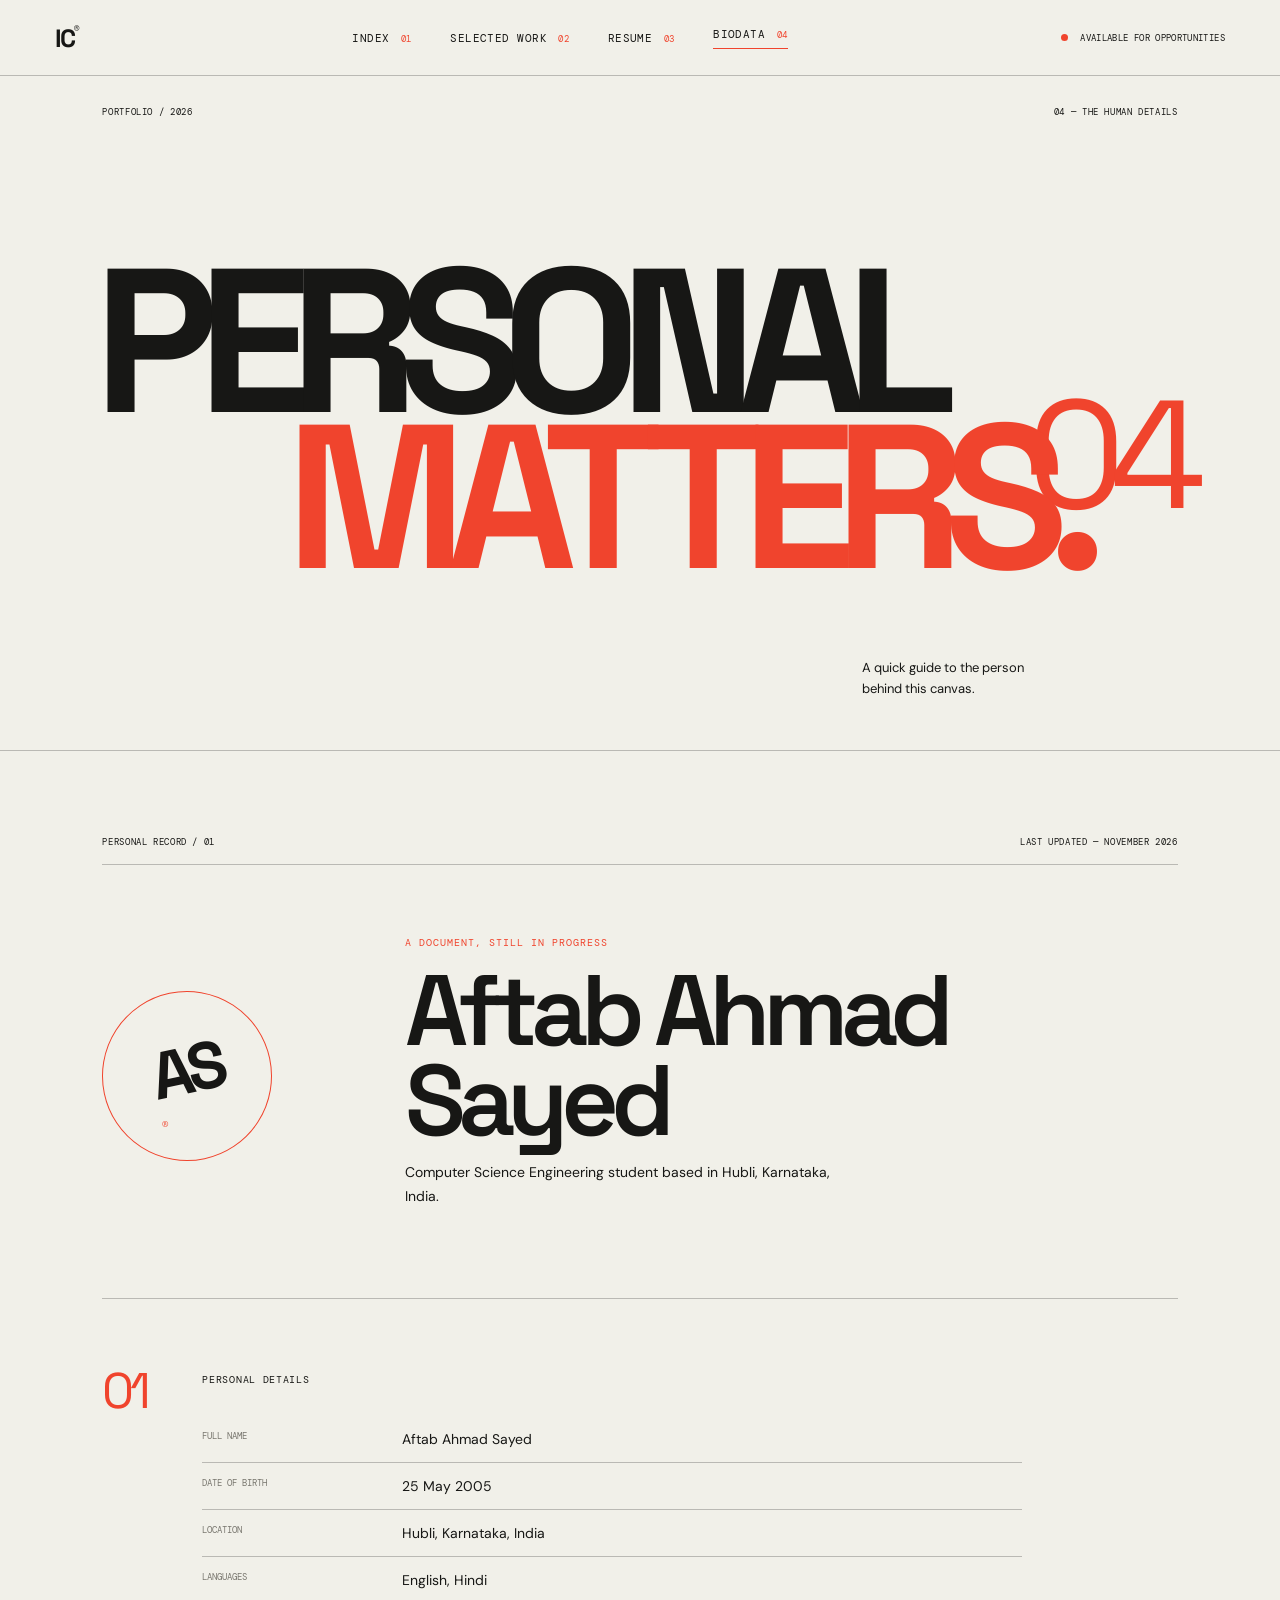
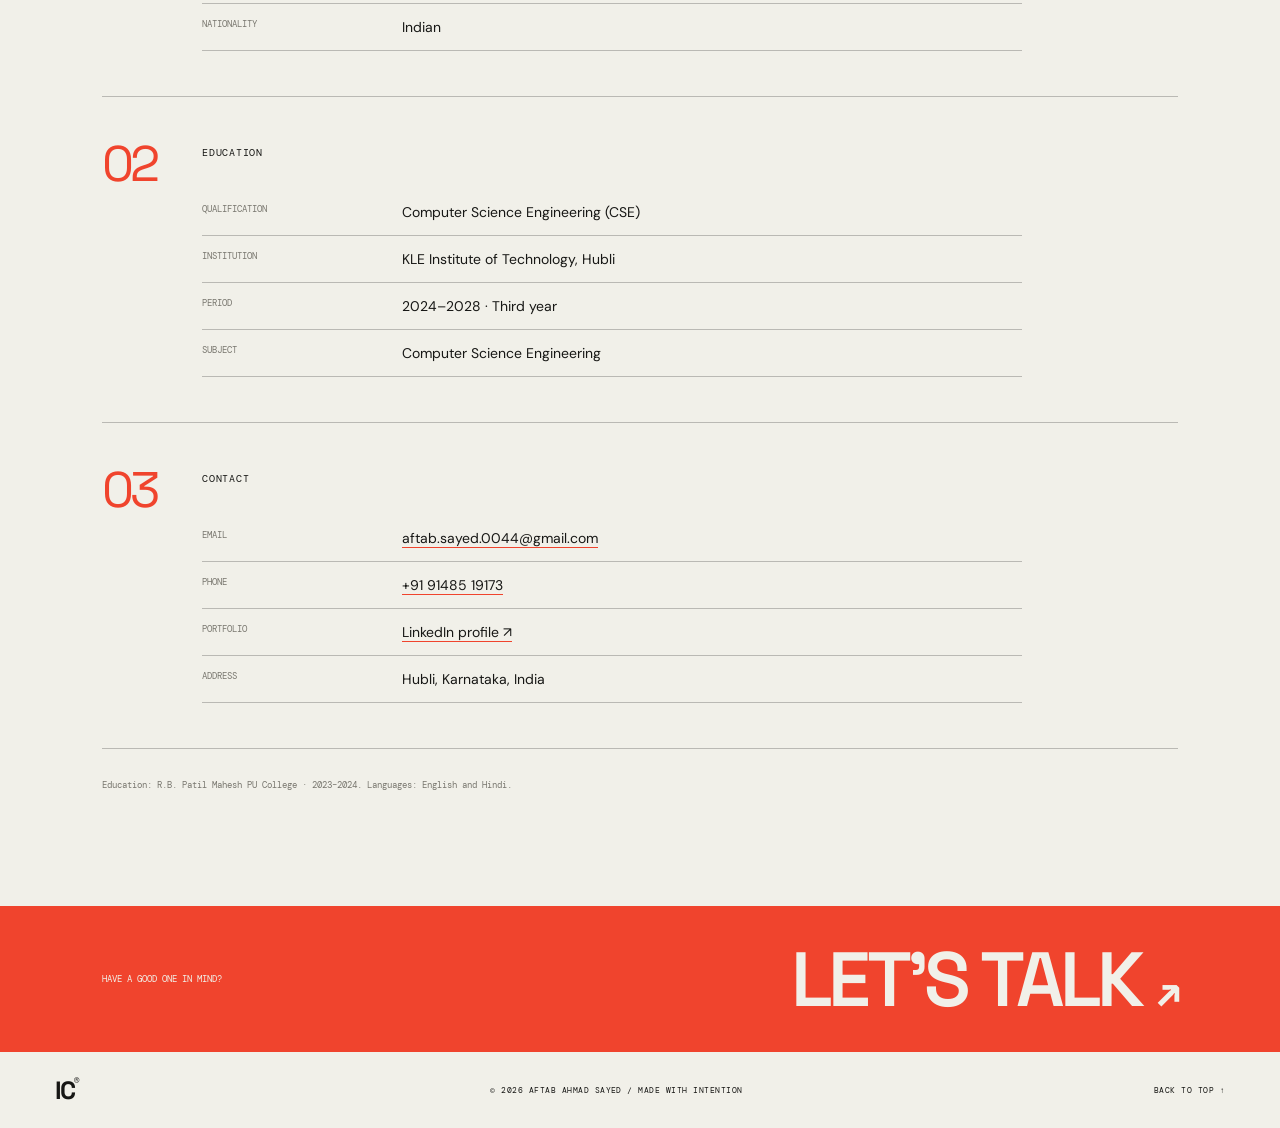
<file: biodata.html>
<!doctype html>
<html lang="en"><head><meta charset="utf-8"><meta name="viewport" content="width=device-width, initial-scale=1"><meta name="description" content="Personal and educational biodata for Aftab Ahmad Sayed."><title>Biodata — THE INFINITE CANVAS</title><link rel="preconnect" href="https://fonts.googleapis.com"><link rel="preconnect" href="https://fonts.gstatic.com" crossorigin><link href="https://fonts.googleapis.com/css2?family=DM+Mono:wght@400;500&family=DM+Sans:wght@400;500;700&family=Space+Grotesk:wght@400;500;600;700&display=swap" rel="stylesheet"><link rel="stylesheet" href="css/style.css"></head><body>
<header class="site-header"><a class="wordmark" href="index.html">IC<span>®</span></a><button class="menu-toggle" aria-label="Open navigation" aria-expanded="false"><span></span><span></span></button><nav class="site-nav" aria-label="Main navigation"><a href="index.html">Index <i>01</i></a><a href="work.html">Selected work <i>02</i></a><a href="resume.html">Resume <i>03</i></a><a class="active" href="biodata.html">Biodata <i>04</i></a></nav><a class="availability" href="mailto:aftab.sayed.0044@gmail.com"><span></span> Available for opportunities</a></header>
<main><section class="page-hero bio-hero" id="top"><div class="page-kicker"><span>PORTFOLIO / 2026</span><span>04 — THE HUMAN DETAILS</span></div><h1>PERSONAL<br><em>MATTERS</em><span class="red-dot">.</span></h1><p>A quick guide to the person<br>behind this canvas.</p><span class="page-hero-index">04</span></section><section class="bio-document section-pad"><div class="section-label"><span>PERSONAL RECORD / 01</span><span>LAST UPDATED — NOVEMBER 2026</span></div><div class="bio-intro"><span class="bio-monogram">AS<span>®</span></span><div><span class="eyebrow red">A DOCUMENT, STILL IN PROGRESS</span><h2>Aftab Ahmad Sayed</h2><p>Computer Science Engineering student based in Hubli, Karnataka, India.</p></div></div><div class="bio-columns">
<div class="bio-group"><span class="bio-group-no">01</span><div><h3>PERSONAL DETAILS</h3><dl class="data-list"><div><dt>FULL NAME</dt><dd>Aftab Ahmad Sayed</dd></div><div><dt>DATE OF BIRTH</dt><dd>25 May 2005</dd></div><div><dt>LOCATION</dt><dd>Hubli, Karnataka, India</dd></div><div><dt>LANGUAGES</dt><dd>English, Hindi</dd></div><div><dt>NATIONALITY</dt><dd>Indian</dd></div></dl></div></div>
<div class="bio-group"><span class="bio-group-no">02</span><div><h3>EDUCATION</h3><dl class="data-list"><div><dt>QUALIFICATION</dt><dd>Computer Science Engineering (CSE)</dd></div><div><dt>INSTITUTION</dt><dd>KLE Institute of Technology, Hubli</dd></div><div><dt>PERIOD</dt><dd>2024–2028 · Third year</dd></div><div><dt>SUBJECT</dt><dd>Computer Science Engineering</dd></div></dl></div></div>
<div class="bio-group"><span class="bio-group-no">03</span><div><h3>CONTACT</h3><dl class="data-list"><div><dt>EMAIL</dt><dd><a href="mailto:aftab.sayed.0044@gmail.com">aftab.sayed.0044@gmail.com</a></dd></div><div><dt>PHONE</dt><dd><a href="tel:+919148519173">+91 91485 19173</a></dd></div><div><dt>PORTFOLIO</dt><dd><a href="https://www.linkedin.com/in/aftab-sayed-3ab31b400" target="_blank" rel="noopener noreferrer">LinkedIn profile ↗</a></dd></div><div><dt>ADDRESS</dt><dd>Hubli, Karnataka, India</dd></div></dl></div></div></div><p class="resume-footnote">Education: R.B. Patil Mahesh PU College · 2023–2024. Languages: English and Hindi.</p></section><section class="contact-band"><span>HAVE A GOOD ONE IN MIND?</span><a href="mailto:aftab.sayed.0044@gmail.com">LET’S TALK <b>↗</b></a></section></main><footer class="site-footer"><a class="wordmark" href="index.html">IC<span>®</span></a><span>© 2026 AFTAB AHMAD SAYED / MADE WITH INTENTION</span><a href="#top">BACK TO TOP ↑</a></footer><button class="back-top" aria-label="Back to top">↑</button><script src="https://code.jquery.com/jquery-3.7.1.min.js" integrity="sha256-/JqT3SQfawRcv/BIHPThkBvs0OEvtFFmqPF/lYI/Cxo=" crossorigin="anonymous"></script><script src="js/main.js"></script></body></html>
</file>
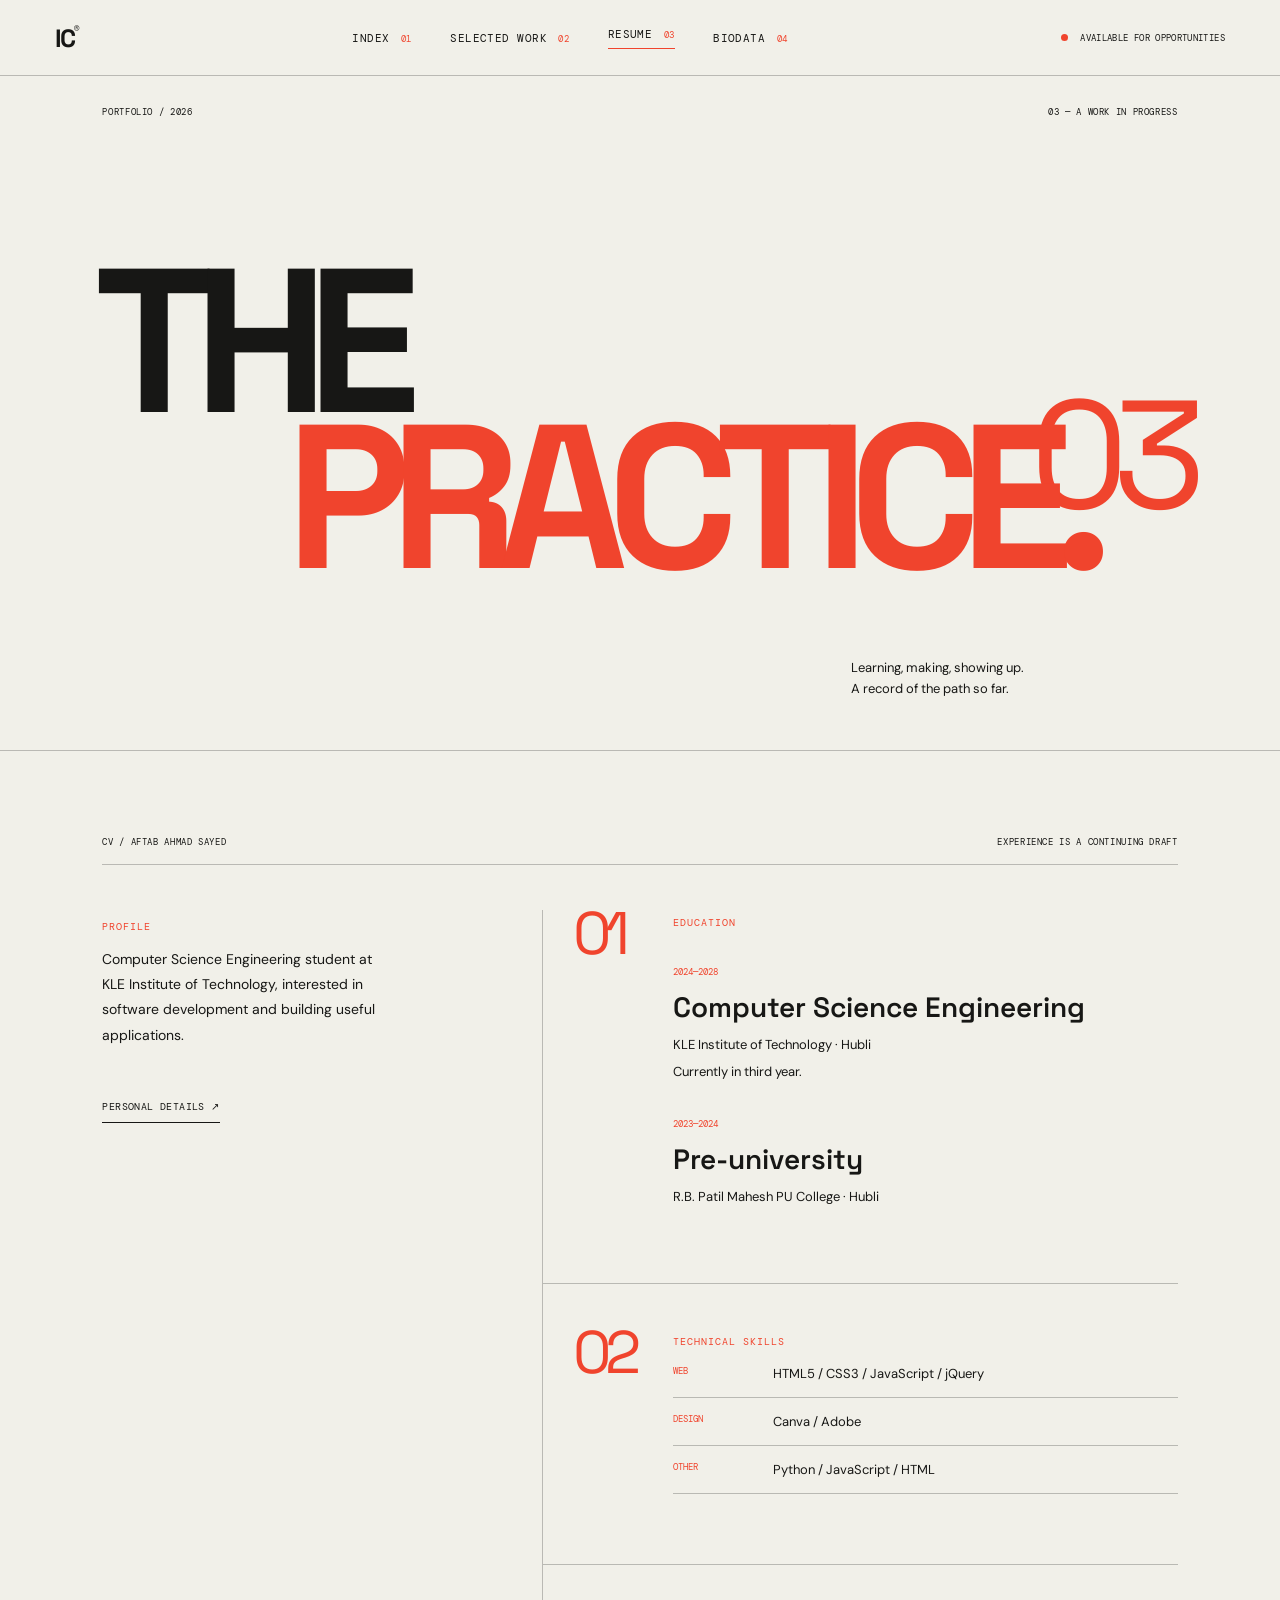
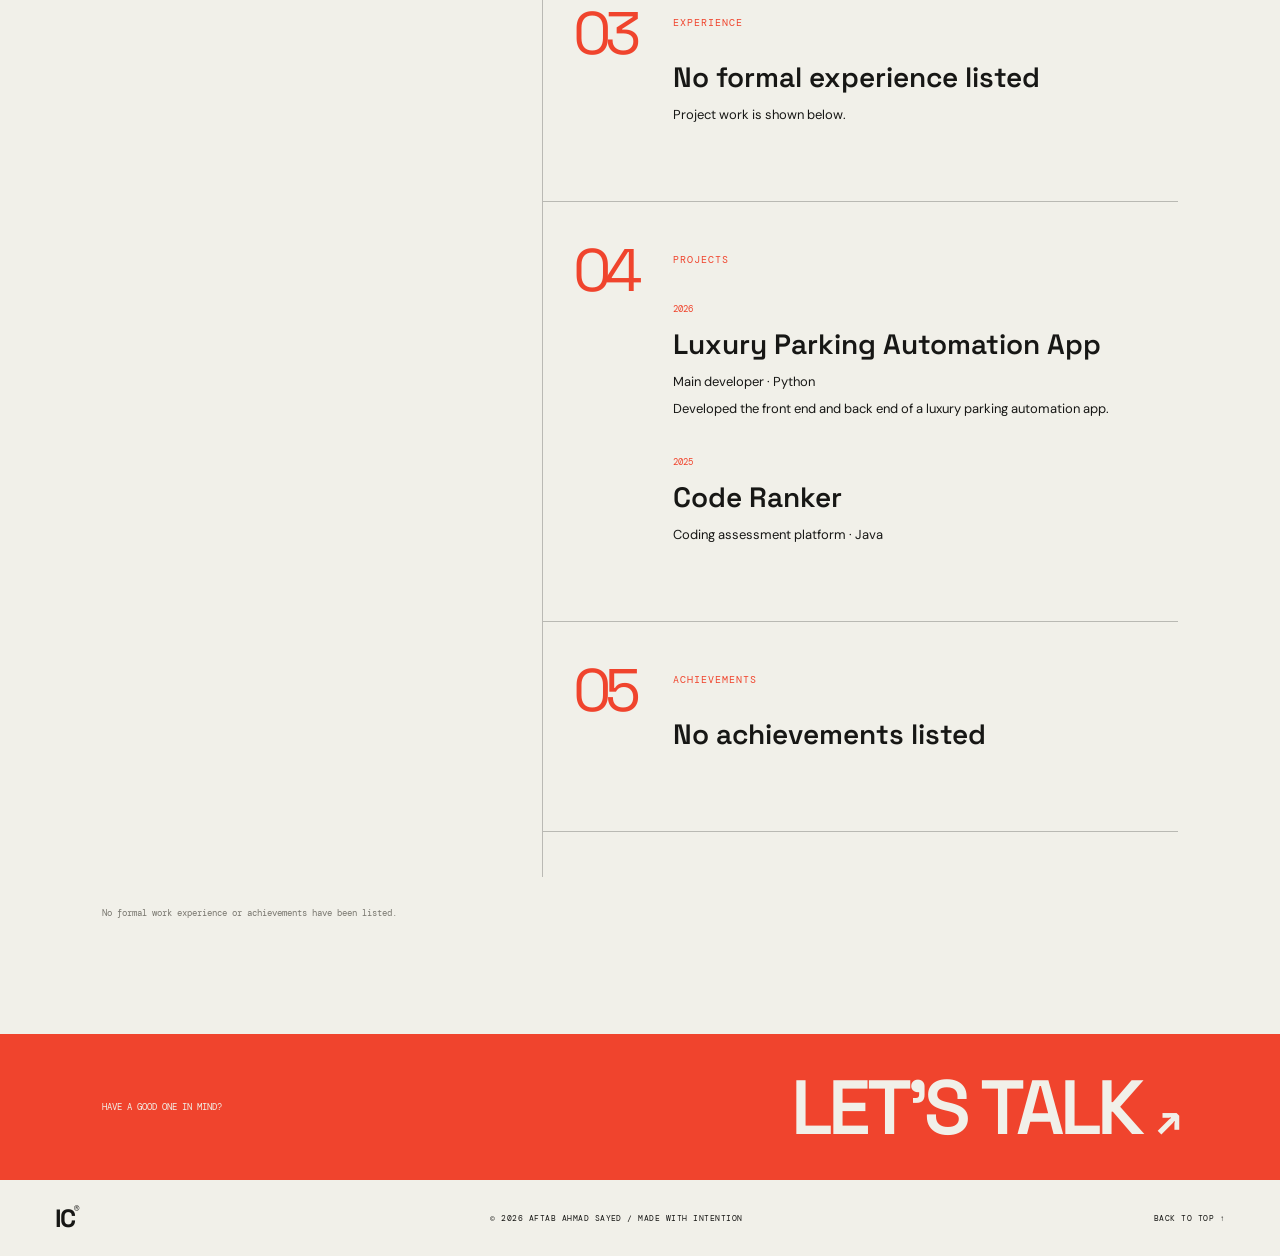
<file: resume.html>
<!doctype html>
<html lang="en"><head><meta charset="utf-8"><meta name="viewport" content="width=device-width, initial-scale=1"><meta name="description" content="Resume of Aftab Ahmad Sayed — education, skills, experience and projects."><title>Resume — THE INFINITE CANVAS</title><link rel="preconnect" href="https://fonts.googleapis.com"><link rel="preconnect" href="https://fonts.gstatic.com" crossorigin><link href="https://fonts.googleapis.com/css2?family=DM+Mono:wght@400;500&family=DM+Sans:wght@400;500;700&family=Space+Grotesk:wght@400;500;600;700&display=swap" rel="stylesheet"><link rel="stylesheet" href="css/style.css"></head><body>
<header class="site-header"><a class="wordmark" href="index.html">IC<span>®</span></a><button class="menu-toggle" aria-label="Open navigation" aria-expanded="false"><span></span><span></span></button><nav class="site-nav" aria-label="Main navigation"><a href="index.html">Index <i>01</i></a><a href="work.html">Selected work <i>02</i></a><a class="active" href="resume.html">Resume <i>03</i></a><a href="biodata.html">Biodata <i>04</i></a></nav><a class="availability" href="mailto:aftab.sayed.0044@gmail.com"><span></span> Available for opportunities</a></header>
<main><section class="page-hero resume-hero" id="top"><div class="page-kicker"><span>PORTFOLIO / 2026</span><span>03 — A WORK IN PROGRESS</span></div><h1>THE<br><em>PRACTICE</em><span class="red-dot">.</span></h1><p>Learning, making, showing up.<br>A record of the path so far.</p><span class="page-hero-index">03</span></section><section class="resume-sheet section-pad"><div class="section-label"><span>CV / AFTAB AHMAD SAYED</span><span>EXPERIENCE IS A CONTINUING DRAFT</span></div><div class="resume-layout"><aside class="resume-aside"><p class="eyebrow red">PROFILE</p><p>Computer Science Engineering student at KLE Institute of Technology, interested in software development and building useful applications.</p><a class="text-link" href="biodata.html">PERSONAL DETAILS ↗</a></aside><div class="timeline">
<section class="timeline-section" data-reveal><span class="timeline-no">01</span><div><span class="eyebrow red">EDUCATION</span><div class="timeline-entry"><time>2024—2028</time><h2>Computer Science Engineering</h2><p>KLE Institute of Technology · Hubli</p><p>Currently in third year.</p></div><div class="timeline-entry"><time>2023—2024</time><h2>Pre-university</h2><p>R.B. Patil Mahesh PU College · Hubli</p></div></div></section>
<section class="timeline-section" data-reveal><span class="timeline-no">02</span><div><span class="eyebrow red">TECHNICAL SKILLS</span><div class="skill-line"><span>WEB</span><p>HTML5 / CSS3 / JavaScript / jQuery</p></div><div class="skill-line"><span>DESIGN</span><p>Canva / Adobe</p></div><div class="skill-line"><span>OTHER</span><p>Python / JavaScript / HTML</p></div></div></section>
<section class="timeline-section" data-reveal><span class="timeline-no">03</span><div><span class="eyebrow red">EXPERIENCE</span><div class="timeline-entry"><h2>No formal experience listed</h2><p>Project work is shown below.</p></div></div></section>
<section class="timeline-section" data-reveal><span class="timeline-no">04</span><div><span class="eyebrow red">PROJECTS</span><div class="timeline-entry"><time>2026</time><h2>Luxury Parking Automation App</h2><p>Main developer · Python</p><p>Developed the front end and back end of a luxury parking automation app.</p></div><div class="timeline-entry"><time>2025</time><h2>Code Ranker</h2><p>Coding assessment platform · Java</p></div></div></section>
<section class="timeline-section" data-reveal><span class="timeline-no">05</span><div><span class="eyebrow red">ACHIEVEMENTS</span><div class="timeline-entry"><h2>No achievements listed</h2></div></div></section>
</div></div><p class="resume-footnote">No formal work experience or achievements have been listed.</p></section><section class="contact-band"><span>HAVE A GOOD ONE IN MIND?</span><a href="mailto:aftab.sayed.0044@gmail.com">LET’S TALK <b>↗</b></a></section></main><footer class="site-footer"><a class="wordmark" href="index.html">IC<span>®</span></a><span>© 2026 AFTAB AHMAD SAYED / MADE WITH INTENTION</span><a href="#top">BACK TO TOP ↑</a></footer><button class="back-top" aria-label="Back to top">↑</button><script src="https://code.jquery.com/jquery-3.7.1.min.js" integrity="sha256-/JqT3SQfawRcv/BIHPThkBvs0OEvtFFmqPF/lYI/Cxo=" crossorigin="anonymous"></script><script src="js/main.js"></script></body></html>
</file>
<file: css/style.css>
:root{--ink:#171715;--paper:#f1f0e9;--red:#f0442d;--line:rgba(23,23,21,.25);--mono:'DM Mono',monospace;--sans:'DM Sans',sans-serif;--display:'Space Grotesk',sans-serif}*{box-sizing:border-box}html{scroll-behavior:smooth}body{margin:0;background:var(--paper);color:var(--ink);font-family:var(--sans);font-size:16px}a{color:inherit;text-decoration:none}button{font:inherit}.site-header{height:76px;padding:0 4.3vw;display:flex;align-items:center;justify-content:space-between;border-bottom:1px solid var(--line);position:relative;z-index:20;background:var(--paper)}.wordmark{font:700 25px var(--display);letter-spacing:-2px}.wordmark span{font:9px var(--mono);vertical-align:top;letter-spacing:0}.site-nav{display:flex;gap:clamp(18px,3vw,48px);align-items:center}.site-nav a{font:11px var(--mono);text-transform:uppercase;letter-spacing:.04em}.site-nav i{font-style:normal;color:var(--red);font-size:9px;margin-left:4px}.site-nav a.active{border-bottom:1px solid var(--red);padding-bottom:7px}.availability{font:9px var(--mono);text-transform:uppercase;letter-spacing:.04em}.availability span{display:inline-block;width:7px;height:7px;border-radius:50%;background:var(--red);margin-right:7px}.menu-toggle{display:none}.hero{min-height:calc(100vh - 76px);padding:28px 4.3vw 34px;position:relative;display:flex;flex-direction:column;justify-content:space-between;overflow:hidden}.hero-meta,.page-kicker,.section-label{display:flex;justify-content:space-between;align-items:center;font:9px var(--mono);letter-spacing:.07em;text-transform:uppercase}.hero-title-wrap{position:relative;margin:4vh 0 0 12vw}.eyebrow{font:10px var(--mono);letter-spacing:.1em;text-transform:uppercase}.hero-title-wrap h1{font:700 clamp(100px,19vw,290px)/.72 var(--display);letter-spacing:-.105em;margin:32px 0 0 -12px}.hero-title-wrap h1 .name-line{display:inline-block;margin-left:19vw}.red-dot{color:var(--red)}.hero-index{position:absolute;right:3vw;bottom:20%;font:11px var(--mono);line-height:1.5;color:var(--red)}.hero-bottom{display:flex;align-items:flex-end;justify-content:space-between;position:relative;z-index:2}.hero-intro{font:14px/1.5 var(--sans);margin:0}.circle-link{height:52px;width:52px;border:1px solid var(--ink);border-radius:50%;display:grid;place-items:center;font-size:24px;transition:.3s}.circle-link:hover{background:var(--red);border-color:var(--red);transform:rotate(45deg)}.hero-side{font:9px/1.6 var(--mono);text-align:right}.hero-stamp{position:absolute;right:18%;top:22%;border:1px solid var(--red);color:var(--red);width:78px;height:78px;border-radius:50%;display:grid;place-content:center;text-align:center;font:9px/1.2 var(--mono);transform:rotate(13deg)}.section-pad{padding:100px 8vw}.section-label{padding-bottom:16px;border-bottom:1px solid var(--line);margin-bottom:45px}.section-label a{color:var(--red)}.intro-grid{display:grid;grid-template-columns:.88fr 1.12fr;gap:11vw;align-items:center}.intro-photo{height:min(64vw,620px);position:relative}.image-frame{overflow:hidden;background:#dedbd2}.image-frame img{display:block;width:100%;height:100%;object-fit:cover;transition:transform .9s cubic-bezier(.2,.7,.2,1),filter .6s}.image-frame:hover img{transform:scale(1.045);filter:saturate(1.12)}.photo-note{position:absolute;left:0;bottom:0;background:var(--paper);padding:10px 13px;font:8px/1.5 var(--mono)}.red{color:var(--red)}.intro-copy h2{font:600 clamp(56px,8.5vw,120px)/.86 var(--display);letter-spacing:-.08em;margin:22px 0 30px}.intro-copy h2 em,.page-hero h1 em{font-style:normal;color:var(--red)}.intro-copy>p:not(.eyebrow){max-width:390px;line-height:1.8;font-size:14px}.text-link{display:inline-flex;gap:30px;align-items:center;border-bottom:1px solid var(--ink);padding:14px 0 9px;margin-top:24px;font:10px var(--mono);letter-spacing:.04em}.text-link span{color:var(--red);font-size:16px}.manifesto{background:var(--ink);color:var(--paper);min-height:520px;padding:70px 10vw;position:relative;display:flex;flex-direction:column;justify-content:center}.manifesto .eyebrow{color:#aaa}.manifesto-line{font:700 clamp(68px,13vw,190px)/.78 var(--display);letter-spacing:-.1em;margin:55px 0}.manifesto-line span{color:var(--red)}.manifesto-line b{font-size:.36em;color:var(--red);vertical-align:top;margin-left:2vw}.manifesto-caption{position:absolute;bottom:34px;right:10vw;font:9px var(--mono);color:#aaa}.selected{padding-bottom:120px}.feature-project{display:block}.feature-image{height:min(61vw,690px);position:relative}.feature-image img{object-position:center 48%}.image-count,.work-image-label{position:absolute;top:18px;left:18px;background:var(--paper);padding:9px 11px;font:9px var(--mono)}.feature-caption{display:grid;grid-template-columns:70px 1fr auto;align-items:start;border-bottom:1px solid var(--line);padding:24px 0 30px}.project-number{font:12px var(--mono);color:var(--red)}.feature-caption h3{font:600 clamp(44px,7vw,94px)/.8 var(--display);letter-spacing:-.08em;margin:0}.feature-caption p{font-size:13px}.arrow-large{font-size:43px;color:var(--red)}.mini-projects{display:grid;grid-template-columns:minmax(0,1fr);max-width:520px;gap:30px;margin:55px 0 0 auto}.mini-projects>a{position:relative;min-height:220px;padding:23px;border-top:1px solid var(--ink);border-bottom:1px solid var(--ink)}.mini-projects>a:nth-child(2){margin-top:75px;background:var(--red);color:var(--paper);border:0}.mini-projects span:first-child{font:9px var(--mono)}.mini-projects h3{font:600 clamp(38px,5vw,68px)/.82 var(--display);letter-spacing:-.08em}.mini-arrow{position:absolute;right:20px;bottom:15px;font-size:25px}.contact-band{background:var(--red);color:var(--paper);padding:35px 8vw;display:flex;align-items:center;justify-content:space-between}.contact-band>span{font:9px var(--mono)}.contact-band>a{font:600 clamp(30px,6vw,78px)/1 var(--display);letter-spacing:-.06em}.contact-band b{font-size:.55em}.site-footer{padding:22px 4.3vw;display:flex;align-items:center;justify-content:space-between;font:8px var(--mono);letter-spacing:.06em}.back-top{position:fixed;right:22px;bottom:22px;width:42px;height:42px;background:var(--ink);color:var(--paper);border:0;border-radius:50%;font-size:20px;z-index:10;opacity:0;pointer-events:none;transition:.25s;cursor:pointer}.back-top.visible{opacity:1;pointer-events:auto}.page-hero{min-height:570px;height:min(75vh,780px);padding:30px 8vw 50px;position:relative;display:flex;flex-direction:column;justify-content:space-between;overflow:hidden;border-bottom:1px solid var(--line)}.page-hero h1{font:700 clamp(85px,16vw,220px)/.76 var(--display);letter-spacing:-.1em;margin:7vh 0 0 -8px;position:relative;z-index:1}.page-hero h1 em{margin-left:15vw}.page-hero>p{align-self:flex-end;font-size:13px;line-height:1.6;margin:0 12vw 0 0}.page-hero-index{position:absolute;right:7vw;top:45%;font:clamp(65px,12vw,170px)/1 var(--display);letter-spacing:-.1em;color:var(--red)}.work-list{padding-top:80px}.work-item{margin:0 0 140px;position:relative}.work-image{height:clamp(360px,60vw,720px);position:relative}.featured-work .work-info{padding:28px 0 0 14%;position:relative}.work-info h2{font:700 clamp(66px,12vw,160px)/.78 var(--display);letter-spacing:-.1em;margin:18px 0 27px}.work-description{display:grid;grid-template-columns:1.2fr .8fr;gap:9vw;max-width:900px}.work-info p{line-height:1.8;font-size:14px;max-width:500px}.work-info dl{margin:10px 0}.work-info dl div{display:grid;grid-template-columns:90px 1fr;border-bottom:1px solid var(--line);padding:9px 0;gap:15px}.work-info dt,.work-info dd{font:9px var(--mono);margin:0}.work-info dt{color:var(--red)}.work-index{position:absolute;right:0;top:0;font:12px var(--mono);color:var(--red)}.split-work{display:grid;grid-template-columns:1.2fr .8fr;gap:8vw;align-items:center}.split-work .work-image{height:clamp(330px,48vw,560px)}.split-work .work-info h2{font-size:clamp(58px,8vw,110px)}.reverse-work{grid-template-columns:.8fr 1.2fr}.reverse-work .work-image{grid-column:2;grid-row:1}.reverse-work .work-info{grid-column:1;grid-row:1;padding-left:8%}.reverse-work .work-index{right:auto;left:0}.resume-sheet,.bio-document{padding-top:85px;padding-bottom:115px}.resume-layout{display:grid;grid-template-columns:.45fr 1fr;gap:12vw}.resume-aside{position:sticky;top:40px;align-self:start}.resume-aside>p:not(.eyebrow){font-size:14px;line-height:1.8}.timeline{border-left:1px solid var(--line)}.timeline-section{display:grid;grid-template-columns:100px 1fr;padding:0 0 70px 30px;position:relative;border-bottom:1px solid var(--line);margin-bottom:45px}.timeline-no{font:60px/.8 var(--display);letter-spacing:-.1em;color:var(--red)}.timeline-entry{margin-top:28px;max-width:610px}.timeline-entry time{font:9px var(--mono);color:var(--red)}.timeline-entry h2{font:600 28px var(--display);margin:9px 0}.timeline-entry p{font-size:13px;line-height:1.7;margin:5px 0}.skill-line{display:grid;grid-template-columns:100px 1fr;padding:15px 0;border-bottom:1px solid var(--line)}.skill-line span{font:9px var(--mono);color:var(--red)}.skill-line p{margin:0;font-size:13px}.resume-footnote{font:9px var(--mono);color:#78766e;margin:30px 0 0}.bio-intro{display:grid;grid-template-columns:200px 1fr;gap:8vw;align-items:center;padding:20px 0 75px;border-bottom:1px solid var(--line)}.bio-monogram{width:170px;height:170px;border:1px solid var(--red);border-radius:50%;display:grid;place-content:center;font:700 66px var(--display);letter-spacing:-.1em;transform:rotate(-12deg)}.bio-monogram span{font:10px var(--mono);vertical-align:top;color:var(--red)}.bio-intro h2{font:600 clamp(46px,8vw,100px)/.9 var(--display);letter-spacing:-.08em;margin:15px 0}.bio-intro p{font-size:14px;line-height:1.7;max-width:450px}.bio-columns{padding-top:25px}.bio-group{display:grid;grid-template-columns:100px 1fr;padding:45px 0;border-bottom:1px solid var(--line)}.bio-group-no{font:50px/.9 var(--display);color:var(--red);letter-spacing:-.08em}.bio-group h3{font:10px var(--mono);letter-spacing:.07em;margin:4px 0 30px}.data-list{max-width:820px;margin:0}.data-list>div{display:grid;grid-template-columns:200px 1fr;padding:14px 0;border-bottom:1px solid var(--line)}.data-list dt{font:9px var(--mono);color:#79776f}.data-list dd{font:14px var(--sans);margin:0}.data-list dd a{border-bottom:1px solid var(--red)}[data-reveal]{opacity:0;transform:translateY(30px);transition:opacity .8s ease,transform .8s cubic-bezier(.2,.7,.2,1)}[data-reveal].revealed{opacity:1;transform:translateY(0)}@media(max-width:760px){.site-header{height:65px;padding:0 6vw}.availability{display:none}.menu-toggle{display:flex;flex-direction:column;gap:6px;background:transparent;border:0;padding:12px;z-index:22}.menu-toggle span{display:block;width:25px;height:1px;background:var(--ink);transition:.25s}.menu-toggle[aria-expanded=true] span:first-child{transform:translateY(3.5px) rotate(45deg)}.menu-toggle[aria-expanded=true] span:last-child{transform:translateY(-3.5px) rotate(-45deg)}.site-nav{position:absolute;left:0;right:0;top:64px;background:var(--paper);display:flex;flex-direction:column;align-items:stretch;gap:0;padding:0 7vw;max-height:0;overflow:hidden;transition:max-height .35s,padding .35s;border-bottom:0}.site-nav.open{max-height:300px;padding:14px 7vw 25px;border-bottom:1px solid var(--line)}.site-nav a{padding:15px 0;border-bottom:1px solid var(--line);font-size:12px}.site-nav a.active{border-bottom:1px solid var(--red)}.hero{min-height:calc(90svh - 65px);padding:24px 6vw}.hero-meta span:nth-child(2){display:none}.hero-meta{font-size:8px}.hero-title-wrap{margin:12vh 0 0}.hero-title-wrap h1{font-size:clamp(90px,24vw,170px);margin-left:-5px}.hero-title-wrap h1 .name-line{margin-left:11vw}.hero-stamp{right:12%;top:17%;width:62px;height:62px;font-size:7px}.hero-index{right:1vw;font-size:9px}.section-pad{padding:70px 6vw}.section-label{font-size:8px;gap:15px}.section-label span:last-child{text-align:right}.intro-grid{grid-template-columns:1fr;gap:42px}.intro-photo{height:110vw;max-height:600px;width:78%;margin-left:7%}.intro-copy{padding-left:10%}.intro-copy h2{font-size:clamp(64px,17vw,110px)}.manifesto{min-height:380px;padding:55px 7vw}.manifesto-line{font-size:clamp(62px,15vw,115px)}.manifesto-caption{right:7vw;font-size:8px}.selected{padding-bottom:75px}.feature-image{height:70vw}.feature-caption{grid-template-columns:40px 1fr auto}.feature-caption h3{font-size:54px}.feature-caption p{font-size:12px}.arrow-large{font-size:32px}.mini-projects{max-width:none;margin:45px 0 0;gap:15px}.mini-projects>a{min-height:175px;padding:16px}.mini-projects h3{font-size:clamp(34px,9vw,57px)}.contact-band{padding:26px 6vw;display:block}.contact-band>span{display:block;margin-bottom:20px}.contact-band>a{font-size:44px}.site-footer{padding:18px 6vw;flex-wrap:wrap;gap:14px}.site-footer span{order:3;width:100%;font-size:7px}.page-hero{min-height:540px;height:75svh;padding:25px 6vw 40px}.page-hero h1{font-size:clamp(76px,18vw,140px);margin-top:14vh}.page-hero h1 em{margin-left:8vw}.page-hero>p{margin-right:15vw;font-size:12px}.page-hero-index{right:6vw;top:54%;font-size:70px}.work-list{padding-top:60px}.work-item{margin-bottom:90px}.work-image{height:75vw;min-height:330px}.featured-work .work-info{padding-left:4%}.work-info h2{font-size:72px}.work-description{grid-template-columns:1fr;gap:15px}.split-work,.reverse-work{display:flex;flex-direction:column;align-items:stretch;gap:24px}.split-work .work-image{height:77vw;min-height:320px}.split-work .work-info,.reverse-work .work-info{padding:0 4%}.split-work .work-info h2{font-size:68px}.reverse-work .work-index{left:auto;right:0}.resume-layout{grid-template-columns:1fr;gap:50px}.resume-aside{position:static}.timeline-section{grid-template-columns:60px 1fr;padding-left:18px}.timeline-no{font-size:42px}.skill-line{grid-template-columns:70px 1fr}.bio-intro{grid-template-columns:95px 1fr;gap:24px;padding-bottom:45px}.bio-monogram{height:90px;width:90px;font-size:38px}.bio-intro h2{font-size:42px}.bio-intro p{font-size:12px}.bio-group{grid-template-columns:55px 1fr;padding:35px 0}.bio-group-no{font-size:39px}.data-list>div{grid-template-columns:125px 1fr;gap:12px}.data-list dd{font-size:12px}.data-list dt{font-size:8px}}@media(prefers-reduced-motion:reduce){html{scroll-behavior:auto}*,*:before,*:after{transition-duration:.01ms!important;animation-duration:.01ms!important}[data-reveal]{opacity:1;transform:none}}
</file>
